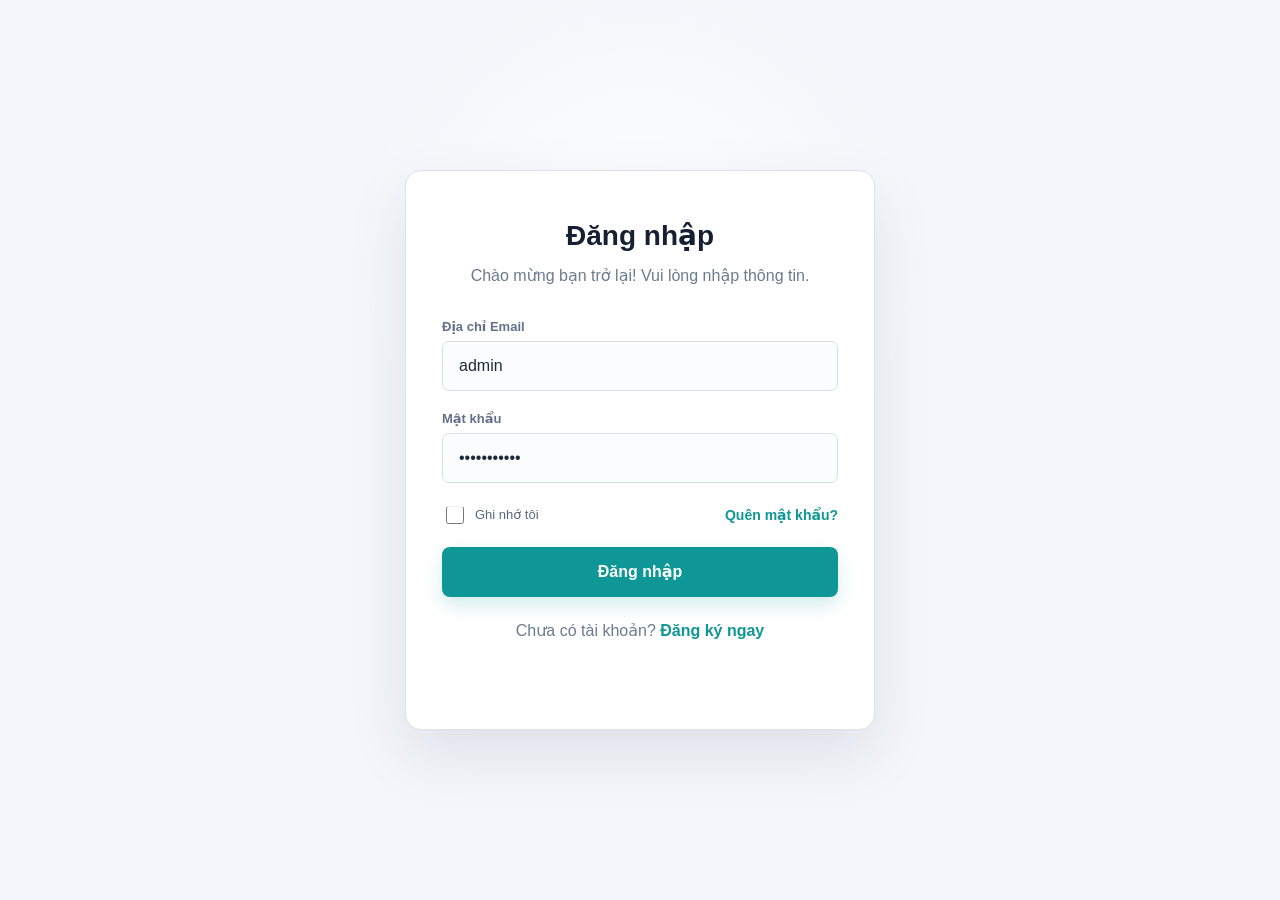
<file: frontend/pages/index.html>
<!DOCTYPE html>
<html lang="vi">
<head>
  <meta charset="UTF-8">
  <meta name="viewport" content="width=device-width, initial-scale=1.0">
  <title>IoT Sensor System | Login</title>
  <link rel="stylesheet" href="../css/common.css">
  <link rel="stylesheet" href="../css/login.css">
</head>
<body class="login-page">
  <main class="login-shell">
    <section class="login-panel">
      <h1>Đăng nhập</h1>
      <p class="muted">Chào mừng bạn trở lại! Vui lòng nhập thông tin.</p>

      <form id="loginForm" class="login-form">
        <label>
          <span>Địa chỉ Email</span>
          <input id="username" name="username" type="text" autocomplete="username" placeholder="example@email.com" value="admin" required>
        </label>
        <label>
          <span>Mật khẩu</span>
          <input id="password" name="password" type="password" autocomplete="current-password" value="password123" required>
        </label>
        <div class="login-options">
          <label class="remember-row"><input type="checkbox"> <span>Ghi nhớ tôi</span></label>
          <a href="#">Quên mật khẩu?</a>
        </div>
        <button class="primary-btn" type="submit">Đăng nhập</button>
        <p class="signup-text">Chưa có tài khoản? <a href="#">Đăng ký ngay</a></p>
        <p id="loginMessage" class="form-message" aria-live="polite"></p>
      </form>
    </section>
  </main>

  <script src="../js/config.js"></script>
  <script src="../js/auth.js"></script>
</body>
</html>
</file>
<file: frontend/css/common.css>
:root {
  --page: #f4f6fb;
  --mint: #f4f6fb;
  --mint-2: #edf2f7;
  --surface: #ffffff;
  --surface-soft: #f8fafc;
  --text: #202938;
  --muted: #6c7a8d;
  --line: #dce4ee;
  --primary: #0f9696;
  --primary-dark: #0d7d7d;
  --sidebar: #142333;
  --sidebar-soft: #253645;
  --blue: #0f9696;
  --blue-dark: #0d7d7d;
  --temp: #e1662f;
  --humidity: #376fb5;
  --light: #c89116;
  --success: #138f61;
  --warning: #b87516;
  --danger: #c74444;
  --shadow: 0 18px 46px rgba(21, 35, 51, 0.08);
  --soft-shadow: 0 14px 34px rgba(21, 35, 51, 0.08);
  --radius: 8px;
}

* {
  box-sizing: border-box;
}

html {
  min-height: 100%;
}

body {
  margin: 0;
  min-height: 100vh;
  color: var(--text);
  background: var(--page);
  font-family: Roboto, Arial, "Helvetica Neue", system-ui, -apple-system, BlinkMacSystemFont, sans-serif;
  letter-spacing: 0;
  -webkit-font-smoothing: antialiased;
  text-rendering: optimizeLegibility;
}

body[data-page] {
  height: 100vh;
  overflow: hidden;
}

a {
  color: inherit;
  text-decoration: none;
}

button,
input,
select {
  font: inherit;
}

button {
  cursor: pointer;
}

.muted {
  color: var(--muted);
}

.app-shell {
  display: grid;
  grid-template-columns: 250px minmax(0, 1fr);
  width: min(1500px, calc(100% - 14px));
  min-height: calc(100vh - 14px);
  margin: 7px auto;
  padding: 0;
  background: var(--page);
  border: 1px solid #d8e0ea;
  box-shadow: var(--shadow);
}

body[data-page] .app-shell {
  height: calc(100vh - 14px);
  min-height: 0;
  overflow: hidden;
}

.app-header {
  display: flex;
  min-height: 100%;
  flex-direction: column;
  align-items: stretch;
  justify-content: flex-start;
  gap: 36px;
  margin: 0;
  padding: 24px 18px 28px;
  background: var(--sidebar);
  color: #d8e2ec;
}

.app-logo {
  display: grid;
  place-items: center;
  width: 54px;
  height: 54px;
  border-radius: 8px;
  color: #ffffff;
  background: var(--primary);
  font-size: 0;
  font-weight: 700;
  text-shadow: none;
}

.app-logo::before {
  content: "IoT";
  font-size: 16px;
}

.app-logo span {
  display: none;
}

.nav-menu {
  display: grid;
  gap: 8px;
  overflow: hidden;
  border: 0;
  border-radius: 0;
  background: transparent;
  box-shadow: none;
  backdrop-filter: none;
}

.nav-menu a {
  min-height: 46px;
  display: flex;
  align-items: center;
  padding: 0 14px;
  color: #d5deea;
  border: 1px solid transparent;
  border-radius: 8px;
  font-size: 16px;
  font-weight: 500;
}

.nav-menu a:hover,
.nav-menu a.active {
  color: #ffffff;
  background: var(--sidebar-soft);
  border-color: rgba(255, 255, 255, 0.06);
}

.page-main {
  position: relative;
  padding: 34px 32px 70px;
  background:
    linear-gradient(180deg, #f7f9fc 0%, #f2f5fa 100%);
}

body[data-page] .page-main {
  min-height: 0;
  overflow: hidden;
}

body[data-page] .page-main > * {
  min-height: 0;
}

.page-header,
.eyebrow {
  display: none;
}

.panel {
  background: #ffffff;
  border: 1px solid var(--line);
  border-radius: var(--radius);
  box-shadow: 0 1px 2px rgba(21, 35, 51, 0.04), 0 18px 42px rgba(21, 35, 51, 0.06);
}

.panel-head {
  display: flex;
  align-items: flex-start;
  justify-content: space-between;
  gap: 20px;
  padding: 28px 34px 0;
}

.panel h2,
.panel-head h2 {
  margin: 0;
  color: var(--text);
  font-size: 24px;
  line-height: 1.25;
  font-weight: 600;
}

.panel-head p {
  margin: 6px 0 0;
}

.primary-btn {
  border: 0;
  border-radius: 7px;
  min-height: 46px;
  padding: 0 22px;
  color: #ffffff;
  background: var(--primary);
  box-shadow: 0 8px 18px rgba(15, 150, 150, 0.18);
  font-weight: 700;
  transition: transform 0.16s ease, box-shadow 0.16s ease, filter 0.16s ease;
}

.primary-btn:hover {
  filter: brightness(0.98);
  transform: translateY(-1px);
  box-shadow: 0 12px 24px rgba(15, 150, 150, 0.22);
}

.primary-btn:disabled {
  cursor: not-allowed;
  opacity: 0.65;
}

label {
  display: grid;
  gap: 7px;
}

label span {
  color: #62708a;
  font-size: 13px;
  font-weight: 600;
}

input,
select {
  width: 100%;
  min-height: 46px;
  border: 1px solid #d6e0eb;
  border-radius: 7px;
  padding: 0 16px;
  color: var(--text);
  background: #ffffff;
  box-shadow: inset 0 1px 0 rgba(255, 255, 255, 0.9);
  transition: border-color 0.16s ease, box-shadow 0.16s ease, background 0.16s ease;
}

input::placeholder {
  color: #9aa7bb;
}

input:focus,
select:focus {
  outline: 3px solid rgba(15, 150, 150, 0.14);
  border-color: var(--blue);
  box-shadow: 0 0 0 1px rgba(47, 102, 232, 0.05);
}

.filter-form {
  display: grid;
  grid-template-columns: minmax(240px, 1fr) minmax(240px, 1fr) 120px;
  gap: 18px;
  align-items: end;
  padding: 24px 28px;
}

.table-panel {
  overflow: hidden;
}

.table-title-row {
  display: grid;
  grid-template-columns: max-content max-content 1fr;
  align-items: center;
  gap: 24px;
  min-height: 70px;
  padding: 0 34px;
  color: var(--blue);
  font-size: 14px;
  font-weight: 600;
}

.live-dot {
  display: inline-block;
  width: 10px;
  height: 10px;
  margin-right: 8px;
  border-radius: 50%;
  background: var(--blue);
}

.sort-icon {
  justify-self: end;
  color: #67809f;
  font-size: 22px;
}

.table-wrap {
  overflow-x: auto;
}

table {
  width: 100%;
  border-collapse: collapse;
  min-width: 720px;
}

th,
td {
  padding: 18px 42px;
  border-bottom: 1px solid #edf2f7;
  text-align: left;
  white-space: nowrap;
}

th {
  color: #66758f;
  background: #fbfcff;
  font-size: 12px;
  font-weight: 700;
  text-transform: uppercase;
}

td {
  color: #1d293d;
  font-weight: 500;
}

tbody tr {
  transition: background 0.15s ease;
}

tbody tr:hover {
  background: #fbfdff;
}

.summary-pill,
.connection-pill,
.badge {
  display: inline-flex;
  align-items: center;
  min-height: 28px;
  border-radius: 999px;
  padding: 0 12px;
  font-size: 13px;
  font-weight: 600;
}

.summary-pill {
  color: var(--blue);
  background: #e5f4f4;
}

.connection-pill {
  position: absolute;
  top: -9999px;
}

.badge.on,
.badge.success {
  color: #049747;
  background: #e6fbef;
}

.badge.off {
  color: #66758f;
  background: #eef3f7;
}

.badge.loading {
  color: #e66f00;
  background: #fff2e7;
}

.badge.failed {
  color: #f02d2d;
  background: #ffe9e9;
}

.badge::before {
  content: "";
  width: 7px;
  height: 7px;
  margin-right: 7px;
  border-radius: 50%;
  background: currentColor;
}

.pagination {
  display: flex;
  flex-wrap: wrap;
  align-items: center;
  justify-content: space-between;
  gap: 18px;
  min-height: 88px;
  padding: 26px 34px 26px;
}

.pagination-summary,
.pagination-size {
  color: #66758f;
  font-size: 14px;
  font-weight: 700;
}

.pagination-size {
  display: inline-flex;
  align-items: center;
  gap: 10px;
  margin-right: auto;
}

.pagination-size select {
  width: 56px;
  min-height: 38px;
  border: 1px solid #e5ebf2;
  border-radius: 8px;
  padding: 0 10px;
  color: #1d293d;
  background: #ffffff;
  font-weight: 700;
  box-shadow: 0 2px 8px rgba(21, 35, 51, 0.05);
}

.pagination-buttons {
  display: flex;
  flex-wrap: wrap;
  justify-content: flex-end;
  gap: 9px;
}

.pagination button {
  border: 1px solid #dce6f2;
  border-radius: 8px;
  min-width: 34px;
  height: 34px;
  color: #718199;
  background: #ffffff;
  transition: background 0.14s ease, color 0.14s ease, border-color 0.14s ease;
}

.pagination button:hover:not(:disabled) {
  border-color: #b8c9de;
  background: #f8fbff;
}

.pagination button.active {
  color: #ffffff;
  border-color: var(--primary);
  background: var(--primary);
}

.empty-row {
  color: var(--muted);
  text-align: center;
}

.time-copy {
  display: inline-flex;
  align-items: center;
  gap: 6px;
  max-width: 100%;
  white-space: nowrap;
}

.copy-time-btn {
  flex: 0 0 auto;
  min-height: 24px;
  border: 1px solid #d6e0eb;
  border-radius: 6px;
  padding: 0 7px;
  color: var(--primary);
  background: #ffffff;
  font-size: 11px;
  font-weight: 700;
}

.copy-time-btn:hover {
  border-color: var(--primary);
  background: #e5f4f4;
}

.logout-outline {
  min-height: 58px;
  border: 1px solid #d8e0ea;
  border-radius: 7px;
  padding: 0 30px;
  color: #dce7f2;
  background: var(--sidebar);
  font-weight: 700;
  transition: transform 0.16s ease, box-shadow 0.16s ease, background 0.16s ease;
}

.sidebar-logout {
  width: 100%;
  min-height: 46px;
  margin-top: auto;
  border: 0;
  padding: 0 14px;
  color: #d5deea;
  background: transparent;
  text-align: left;
  font-weight: 600;
}

.sidebar-logout:hover {
  color: #ffffff;
  background: var(--sidebar-soft);
  box-shadow: none;
  transform: none;
}

.logout-outline:hover {
  transform: translateY(-1px);
  box-shadow: 0 10px 22px rgba(255, 59, 59, 0.12);
}

.page-logout {
  margin-top: 22px;
}

.summary-bottom {
  display: none;
}

@media (max-width: 980px) {
  .app-shell {
    width: min(100% - 24px, 1510px);
    padding: 28px 18px 40px;
  }

  .app-header {
    align-items: flex-start;
    flex-direction: column;
  }

  .nav-menu {
    width: 100%;
    overflow-x: auto;
  }

  .nav-menu a {
    min-width: max-content;
    font-size: 15px;
  }

  .filter-form {
    grid-template-columns: 1fr;
  }

  th,
  td {
    padding: 16px 22px;
  }
}

@media (max-width: 620px) {
  .app-logo {
    font-size: 24px;
  }

  .panel-head {
    flex-direction: column;
    padding: 22px 20px 0;
  }

  .pagination-summary,
  .pagination-size,
  .pagination-buttons {
    width: 100%;
    margin: 0 0 10px;
  }

  .pagination-buttons {
    justify-content: flex-start;
  }
}
</file>
<file: frontend/css/login.css>
.login-page {
  display: grid;
  place-items: center;
  padding: 28px;
  background:
    radial-gradient(circle at 50% 28%, rgba(255, 255, 255, 0.9), transparent 32%),
    #f4f6fb;
}

.login-shell {
  width: min(470px, 100%);
  min-height: 560px;
  display: grid;
  align-items: center;
  background: #ffffff;
  border: 1px solid #dce2ea;
  border-radius: 16px;
  box-shadow: 0 24px 60px rgba(28, 39, 57, 0.1);
}

.login-panel {
  padding: 46px 36px;
}

.brand-mark {
  display: none;
}

.login-panel h1 {
  margin: 0 0 14px;
  color: #172033;
  font-size: 28px;
  text-align: center;
}

.login-panel > .muted {
  margin: 0 0 34px;
  text-align: center;
  font-size: 16px;
}

.login-form {
  display: grid;
  gap: 20px;
}

.login-form input {
  min-height: 50px;
  font-size: 16px;
  background: #fbfcfe;
}

.login-options {
  display: flex;
  align-items: center;
  justify-content: space-between;
  gap: 14px;
  color: #59687d;
  font-size: 14px;
}

.login-options a,
.signup-text a {
  color: var(--blue);
  font-weight: 600;
}

.remember-row {
  display: flex;
  align-items: center;
  gap: 8px;
}

.remember-row input {
  width: 18px;
  min-height: 18px;
}

.remember-row span {
  color: #59687d;
  font-weight: 400;
}

.login-form .primary-btn {
  min-height: 50px;
  border-radius: 8px;
  font-size: 16px;
}

.signup-text {
  margin: 4px 0 0;
  color: #6c7b91;
  text-align: center;
}

.form-message {
  min-height: 22px;
  margin: 0;
  color: var(--danger);
  font-weight: 700;
  text-align: center;
}

.login-visual,
.signal-card,
.sensor-grid,
.device-strip {
  display: none;
}

@media (max-width: 560px) {
  .login-page {
    padding: 12px;
  }

  .login-panel {
    padding: 32px 22px;
  }
}
</file>
<file: frontend/css/dashboard.css>
body[data-page="dashboard"] {
  height: 100vh;
  overflow: hidden;
}

body[data-page="dashboard"] .app-shell {
  height: calc(100vh - 14px);
  min-height: 0;
  overflow: hidden;
}

body[data-page="dashboard"] .page-main {
  display: grid;
  grid-template-rows: auto minmax(0, 1fr);
  height: 100%;
  overflow: hidden;
  padding-bottom: 24px;
}

.metric-grid {
  display: grid;
  grid-template-columns: repeat(3, minmax(0, 1fr));
  gap: 22px;
  margin-bottom: 18px;
}

.metric-card {
  position: relative;
  overflow: hidden;
  min-height: 116px;
  display: grid;
  align-content: center;
  justify-items: center;
  padding: 18px 22px;
  border: 0;
  border-radius: 10px;
  color: var(--text);
  background: #ffffff;
  border: 1px solid var(--line);
  box-shadow: 0 1px 2px rgba(21, 35, 51, 0.04), 0 18px 42px rgba(21, 35, 51, 0.06);
  isolation: isolate;
  transition: transform 0.18s ease, box-shadow 0.18s ease;
}

.metric-card::after {
  content: "";
  position: absolute;
  right: 22px;
  top: 20px;
  width: 62px;
  height: 62px;
  border-radius: 50%;
  background: #eef3f7;
  z-index: -1;
}

.metric-card.temp::after {
  background: var(--metric-dot-color, #f04d3a);
}

.metric-card.light::after {
  background: var(--metric-dot-color, #d9a514);
}

.metric-card.humidity::after {
  background: var(--metric-dot-color, #2f7fde);
}

.metric-card::before {
  display: none;
}

.metric-card:hover {
  transform: translateY(-2px);
  box-shadow: 0 24px 40px rgba(26, 51, 70, 0.16);
}

.metric-card.temp {
  background: #ffffff;
}

.metric-card.temp small::before {
  content: "℃";
}

.metric-card.light small::before {
  content: "lx";
}

.metric-card.humidity small::before {
  content: "%";
}

.metric-card.light {
  background: #ffffff;
}

.metric-card.humidity {
  background: #ffffff;
}

.metric-card small {
  display: flex;
  align-items: center;
  gap: 10px;
  margin-bottom: 8px;
  color: #172033;
  font-size: 19px;
  font-weight: 600;
}

.metric-card small::before {
  display: none;
}

.metric-card strong {
  display: block;
  font-size: 38px;
  line-height: 1;
  font-weight: 700;
  color: #172033;
  text-shadow: 0 2px 12px rgba(0, 0, 0, 0.15);
}

.dashboard-grid {
  display: grid;
  grid-template-columns: minmax(0, 1.95fr) minmax(360px, 0.95fr);
  gap: 26px;
  min-height: 0;
}

.chart-panel {
  min-height: 0;
  overflow: hidden;
}

.chart-panel canvas {
  display: block;
  width: calc(100% - 68px);
  height: calc(100% - 116px);
  min-height: 220px;
  margin: 12px 34px 20px;
  border: 0;
  border-radius: 14px;
  background: linear-gradient(180deg, #ffffff, #fbfdff);
}

.legend {
  display: flex;
  flex-wrap: wrap;
  justify-content: center;
  gap: 28px;
  color: #9aa7bb;
  font-size: 14px;
  font-weight: 700;
}

.legend span::before {
  content: "";
  display: inline-block;
  width: 34px;
  height: 4px;
  margin-right: 8px;
  vertical-align: middle;
  border-radius: 999px;
}

.legend-temp::before {
  background: repeating-linear-gradient(90deg, var(--temp) 0 5px, transparent 5px 9px);
}

.legend-humidity::before {
  background: repeating-linear-gradient(90deg, var(--humidity) 0 5px, transparent 5px 9px);
}

.legend-light {
  color: #1d293d;
}

.legend-light::before {
  background: var(--light);
}

.controls-panel {
  display: flex;
  flex-direction: column;
  min-height: 0;
  padding-bottom: 28px;
  overflow: hidden;
}

.controls-panel .panel-head {
  justify-content: center;
  text-align: center;
  padding-top: 22px;
}

.controls-panel .panel-head p {
  display: none;
}

.all-toggle-btn {
  width: calc(100% - 56px);
  min-height: 44px;
  margin: 18px 28px 0;
  border: 0;
  border-radius: 8px;
  color: #ffffff;
  background: var(--primary);
  font-weight: 700;
  letter-spacing: 0;
}

.all-toggle-btn.is-on {
  background: #253645;
}

.device-list {
  display: grid;
  gap: 12px;
  padding: 16px 28px 20px;
}

.device-item {
  display: grid;
  grid-template-columns: 1fr auto;
  gap: 14px;
  align-items: center;
  min-height: 58px;
  padding: 0 22px;
  border: 1px solid rgba(230, 236, 244, 0.9);
  border-radius: 12px;
  background: linear-gradient(180deg, #fbfcff, #f8fafc);
  box-shadow: 0 8px 18px rgba(24, 50, 72, 0.04);
  transition: transform 0.16s ease, border-color 0.16s ease;
}

.device-item:hover {
  transform: translateY(-1px);
  border-color: #dce6f2;
}

.device-item h3 {
  margin: 0;
  font-size: 17px;
}

.device-item p {
  display: none;
}

.toggle-btn {
  position: relative;
  width: 56px;
  height: 34px;
  border: 0;
  border-radius: 999px;
  background: #cbd6e3;
  box-shadow: inset 0 1px 2px rgba(18, 30, 44, 0.08);
}

.toggle-btn::after {
  content: "";
  position: absolute;
  top: 5px;
  left: 5px;
  width: 24px;
  height: 24px;
  border-radius: 50%;
  background: #ffffff;
  transition: transform 0.2s ease;
  box-shadow: 0 2px 6px rgba(24, 32, 46, 0.18);
}

.toggle-btn.on {
  background: var(--primary);
}

.all-toggle-btn.is-on + .device-list .toggle-btn.on {
  background: #253645;
}

.toggle-btn.on::after {
  transform: translateX(22px);
}

.toggle-btn.loading::after {
  animation: pulse 0.7s infinite alternate;
}

.controls-panel .logout-outline {
  width: calc(100% - 56px);
  margin: auto 28px 0;
}

@keyframes pulse {
  from {
    opacity: 0.55;
  }
  to {
    opacity: 1;
  }
}

@media (max-width: 1120px) {
  .dashboard-grid,
  .metric-grid {
    grid-template-columns: 1fr;
  }
}

body[data-page="dashboard"] .metric-card,
body[data-page="dashboard"] .metric-card.temp,
body[data-page="dashboard"] .metric-card.light,
body[data-page="dashboard"] .metric-card.humidity {
  color: var(--text) !important;
  background: #ffffff !important;
  border: 1px solid var(--line) !important;
  box-shadow: 0 1px 2px rgba(21, 35, 51, 0.04), 0 18px 42px rgba(21, 35, 51, 0.06) !important;
}

body[data-page="dashboard"] .metric-card small,
body[data-page="dashboard"] .metric-card strong {
  color: #172033 !important;
  text-shadow: none !important;
}

body[data-page="dashboard"] .metric-card.temp::after {
  background: var(--metric-dot-color, #f04d3a) !important;
}

body[data-page="dashboard"] .metric-card.light::after {
  background: var(--metric-dot-color, #d9a514) !important;
}

body[data-page="dashboard"] .metric-card.humidity::after {
  background: var(--metric-dot-color, #2f7fde) !important;
}
</file>
<file: frontend/css/data.css>
.page-main {
  display: grid;
  grid-template-rows: auto minmax(0, 1fr);
  padding-bottom: 24px;
}

.filter-panel {
  width: min(990px, 100%);
  justify-self: center;
  margin-bottom: 14px;
  box-shadow: var(--soft-shadow);
}

.filter-panel .filter-form {
  padding-top: 14px;
  padding-bottom: 14px;
}

.filter-panel .filter-form {
  grid-template-columns: minmax(260px, 1fr) minmax(240px, 1fr) 118px 118px;
}

.search-btn,
.reset-btn,
.sort-btn {
  min-height: 46px;
}

.reset-btn {
  border: 1px solid #d6e0eb;
  border-radius: 7px;
  color: #172033;
  background: #ffffff;
  font-weight: 600;
}

.table-panel {
  width: min(990px, 100%);
  justify-self: center;
  min-height: 0;
  display: grid;
  grid-template-rows: auto minmax(0, 1fr) auto;
  box-shadow: var(--soft-shadow);
}

.table-panel .table-wrap {
  min-height: 0;
  overflow: auto;
}

body[data-page="data"] table {
  table-layout: fixed;
  min-width: 760px;
}

body[data-page="data"] th,
body[data-page="data"] td {
  padding-left: 34px;
  padding-right: 34px;
}

body[data-page="data"] th:nth-child(1),
body[data-page="data"] td:nth-child(1) {
  width: 24%;
}

body[data-page="data"] th:nth-child(2),
body[data-page="data"] td:nth-child(2) {
  width: 24%;
}

body[data-page="data"] th:nth-child(3),
body[data-page="data"] td:nth-child(3) {
  width: 24%;
}

body[data-page="data"] th:nth-child(4),
body[data-page="data"] td:nth-child(4) {
  width: 28%;
}

.table-panel .pagination {
  min-height: 58px;
  padding-top: 12px;
  padding-bottom: 12px;
}

#dataRows td:nth-child(1) {
  color: #172033;
  font-weight: 600;
}

#dataRows td:nth-child(3) {
  font-weight: 600;
}

#dataRows tr td:nth-child(3) {
  color: var(--blue);
}

#dataRows tr:nth-child(3n + 1) td:nth-child(3) {
  color: var(--temp);
}

#dataRows tr:nth-child(3n + 2) td:nth-child(3) {
  color: var(--warning);
}
</file>
<file: frontend/css/history.css>
.page-main {
  display: grid;
  grid-template-rows: auto minmax(0, 1fr);
  padding-bottom: 24px;
}

.filter-panel {
  width: min(1060px, 100%);
  justify-self: center;
  padding: 12px 24px 10px;
  box-shadow: var(--soft-shadow);
}

.history-title-row {
  display: grid;
  grid-template-columns: 170px minmax(300px, 1fr) 92px 92px;
  justify-content: start;
  align-items: center;
  gap: 10px;
  margin-bottom: 8px;
}

.history-title-row h1 {
  margin: 0;
  font-size: 22px;
}

.search-wide input {
  border: 1px solid #d6e0eb;
  border-radius: 7px;
  background: #ffffff;
  box-shadow: inset 0 1px 0 rgba(255, 255, 255, 0.9), 0 0 0 3px rgba(15, 150, 150, 0.04);
  font-size: 16px;
  font-weight: 500;
  text-align: center;
}

.search-wide input::placeholder {
  color: #9aa7bb;
  font-size: 14px;
  font-weight: 700;
}

.search-wide input:focus {
  border-color: var(--primary);
  box-shadow: 0 0 0 4px rgba(15, 150, 150, 0.12);
}

.history-title-row .search-btn {
  min-height: 46px;
  border-radius: 7px;
  padding: 0 16px;
}

.history-title-row .reset-btn {
  min-height: 46px;
  border: 1px solid #d6e0eb;
  border-radius: 7px;
  padding: 0 16px;
  color: #172033;
  background: #ffffff;
  font-weight: 600;
}

.filter-panel .filter-form {
  grid-template-columns: repeat(3, 138px);
  justify-content: center;
  align-items: end;
  gap: 10px;
  padding: 0;
}

.filter-panel label span {
  display: none;
}

.filter-panel select {
  min-height: 34px;
  border: 0;
  border-radius: 999px;
  color: #172033;
  font-weight: 600;
  text-align: center;
  box-shadow: none;
}

.filter-panel label:nth-child(1) select {
  background: #e5f4f4;
}

.filter-panel label:nth-child(2) select {
  background: #e9f7ef;
}

.filter-panel label:nth-child(3) select {
  background: #fff1d6;
}

.table-panel {
  width: min(1060px, 100%);
  justify-self: center;
  min-height: 0;
  display: grid;
  grid-template-rows: minmax(0, 1fr) auto;
  border-top-left-radius: 0;
  border-top-right-radius: 0;
  box-shadow: var(--soft-shadow);
}

.table-panel .table-wrap {
  min-height: 0;
  overflow: auto;
}

body[data-page="history"] table {
  table-layout: fixed;
  min-width: 820px;
}

body[data-page="history"] th,
body[data-page="history"] td {
  padding-left: 18px;
  padding-right: 18px;
}

body[data-page="history"] th:nth-child(1),
body[data-page="history"] td:nth-child(1) {
  width: 15%;
}

body[data-page="history"] th:nth-child(2),
body[data-page="history"] td:nth-child(2) {
  width: 19%;
}

body[data-page="history"] th:nth-child(3),
body[data-page="history"] td:nth-child(3) {
  width: 12%;
}

body[data-page="history"] th:nth-child(4),
body[data-page="history"] td:nth-child(4) {
  width: 18%;
}

body[data-page="history"] th:nth-child(5),
body[data-page="history"] td:nth-child(5) {
  width: 36%;
}

.table-panel .pagination {
  min-height: 58px;
  padding-top: 12px;
  padding-bottom: 12px;
}

#historyRows td:nth-child(1),
#historyRows td:nth-child(4) {
  font-weight: 600;
}

.action-on {
  color: var(--success);
}

.action-off {
  color: var(--danger);
}

.summary-bottom {
  display: none;
}
</file>
<file: frontend/css/profile.css>
.profile-layout {
  display: grid;
  grid-template-columns: 370px minmax(0, 1fr);
  gap: 28px;
  height: 100%;
  min-height: 0;
}

.profile-card,
.profile-stack .panel {
  background: var(--surface);
  border: 1px solid rgba(210, 224, 234, 0.9);
  border-radius: var(--radius);
  box-shadow: var(--soft-shadow);
}

.profile-card {
  display: flex;
  flex-direction: column;
  min-height: 0;
  padding: 34px 40px 28px;
}

.avatar {
  width: 122px;
  height: 122px;
  margin: 0 auto 22px;
  display: block;
  border-radius: 50%;
  border: 4px solid #ffffff;
  object-fit: cover;
  object-position: center;
  background: #e8edf6;
  box-shadow: 0 14px 28px rgba(24, 50, 72, 0.16);
}

.profile-card h2 {
  margin: 0 0 12px;
  color: var(--primary);
  font-size: 27px;
  text-align: center;
}

.profile-card > .muted {
  margin: 0 0 22px;
  text-align: center;
  font-size: 17px;
  font-weight: 600;
}

.profile-card dl {
  display: grid;
  gap: 18px;
  margin: 0;
  padding-top: 26px;
  border-top: 1px solid var(--line);
}

.profile-card dl div {
  padding: 0;
  border: 0;
  background: transparent;
}

dt,
.contact-grid span {
  color: #6c7b91;
  font-size: 16px;
  font-weight: 500;
}

dd {
  margin: 6px 0 0;
  color: #172033;
  font-size: 18px;
  font-weight: 600;
}

.profile-stack {
  display: grid;
  gap: 20px;
  min-height: 0;
  grid-template-rows: auto auto minmax(0, 1fr);
}

.profile-stack .panel {
  padding: 20px 28px;
  overflow: hidden;
}

.profile-stack .panel h2 {
  margin-bottom: 14px;
}

.profile-stack .panel p {
  margin: 0;
  color: #37445b;
  line-height: 1.7;
  font-size: 16px;
}

.contact-grid {
  display: grid;
  gap: 10px;
  margin-top: 12px;
}

.contact-grid div {
  display: grid;
  grid-template-columns: 86px 1fr;
  gap: 8px;
  padding: 0;
  border: 0;
  background: transparent;
}

.contact-grid strong {
  color: #46556d;
  font-size: 18px;
  font-weight: 500;
  overflow-wrap: anywhere;
}

.resource-grid {
  display: grid;
  grid-template-columns: repeat(2, minmax(0, 1fr));
  gap: 14px 18px;
  margin-top: 14px;
}

.resource-card {
  display: grid;
  min-height: 112px;
  padding: 22px 18px 18px 78px;
  border: 1px solid #dae4f0;
  border-radius: 14px;
  background: linear-gradient(145deg, #fbfdff, #f5f8fc);
  position: relative;
  box-shadow: 0 10px 20px rgba(24, 50, 72, 0.05);
  transition: transform 0.16s ease, border-color 0.16s ease, box-shadow 0.16s ease;
}

.resource-card::before {
  content: "";
  position: absolute;
  left: 18px;
  top: 20px;
  width: 46px;
  height: 46px;
  border-radius: 10px;
  background: #111827;
}

.resource-card:nth-child(2)::before {
  background: #c86b2a;
}

.resource-card:nth-child(3)::before {
  background: #d18427;
}

.resource-card:nth-child(4)::before {
  background: #c74444;
}

.resource-card strong {
  color: #172033;
  font-size: 17px;
}

.resource-card span {
  color: var(--primary);
  font-size: 15px;
  font-weight: 600;
}

.resource-card:hover {
  border-color: #b8cee6;
  transform: translateY(-2px);
  box-shadow: 0 16px 28px rgba(24, 50, 72, 0.09);
}

@media (max-width: 1050px) {
  .profile-layout,
  .resource-grid {
    grid-template-columns: 1fr;
  }

  .profile-card {
    min-height: auto;
  }
}
</file>
